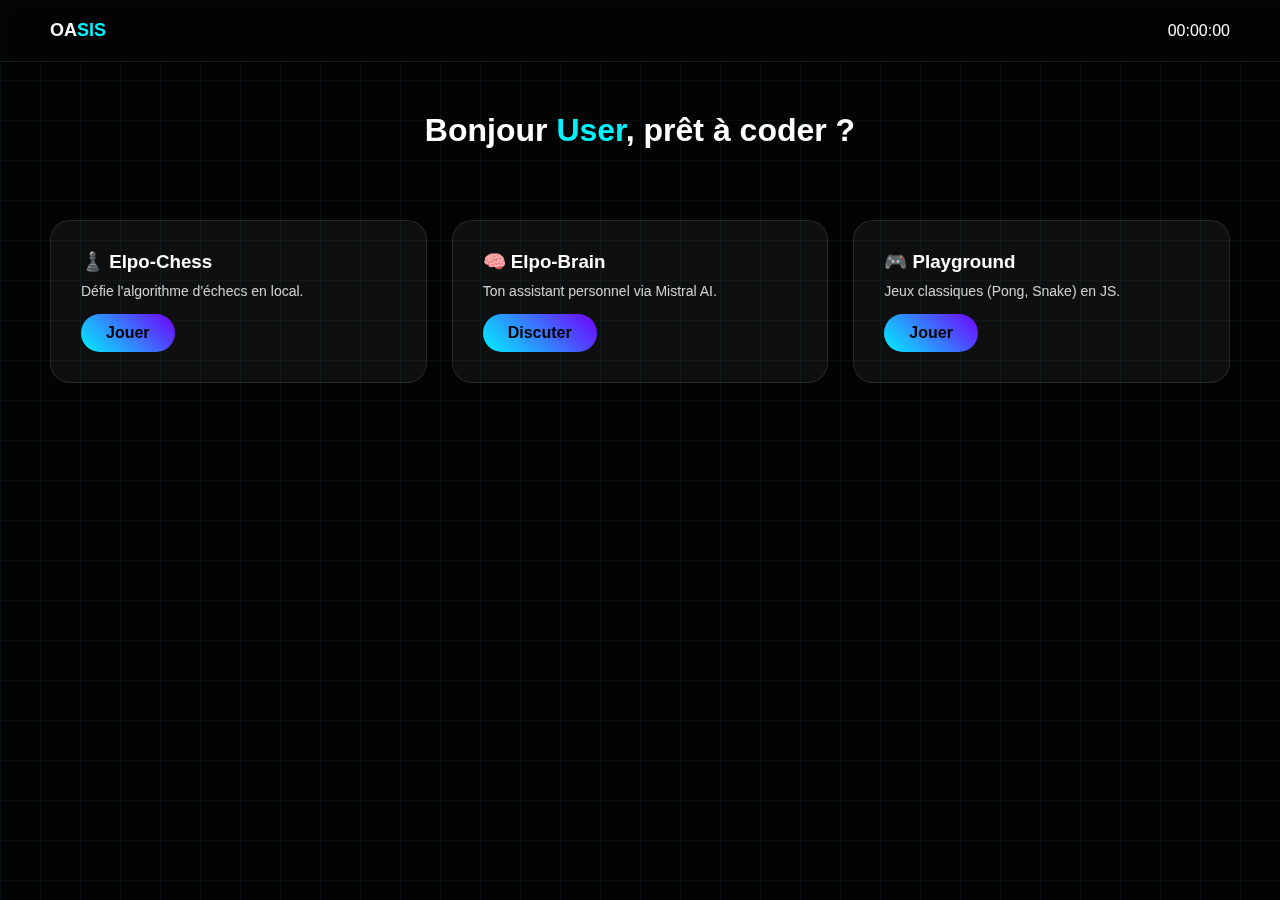
<file: index.html>
<!DOCTYPE html>
<html lang="fr">
<head>
    <meta charset="UTF-8">
    <title>ElpoSphere | Elior Pons</title>
    <link rel="stylesheet" href="style.css">
</head>
<body>
    <div class="grid-background"></div>
    <nav>
        <div class="logo" style="font-weight: bold;">OA<span style="color:var(--primary)">SIS</span></div>
        <div id="clock">00:00:00</div>
    </nav>
    <header style="text-align: center; padding-top: 50px;">
        <h1>Bonjour <span style="color:var(--primary)">User</span>, prêt à coder ?</h1>
    </header>
    <main class="container">
        <a href="chess.html" class="card link-card">
            <h3>♟️ Elpo-Chess</h3>
            <p>Défie l'algorithme d'échecs en local.</p>
            <span class="btn-elpo">Jouer</span>
        </a>
        <a href="brain.html" class="card">
            <h3>🧠 Elpo-Brain</h3>
            <p>Ton assistant personnel via Mistral AI.</p>
            <div class="btn-elpo">Discuter</div>
        </a>
        <a href="playground.html" class="card">
            <h3>🎮 Playground</h3>
            <p>Jeux classiques (Pong, Snake) en JS.</p>
            <div class="btn-elpo">Jouer</div>
        </a>
    </main>
    <script src="script.js"></script>
</body>
</html>
</file>
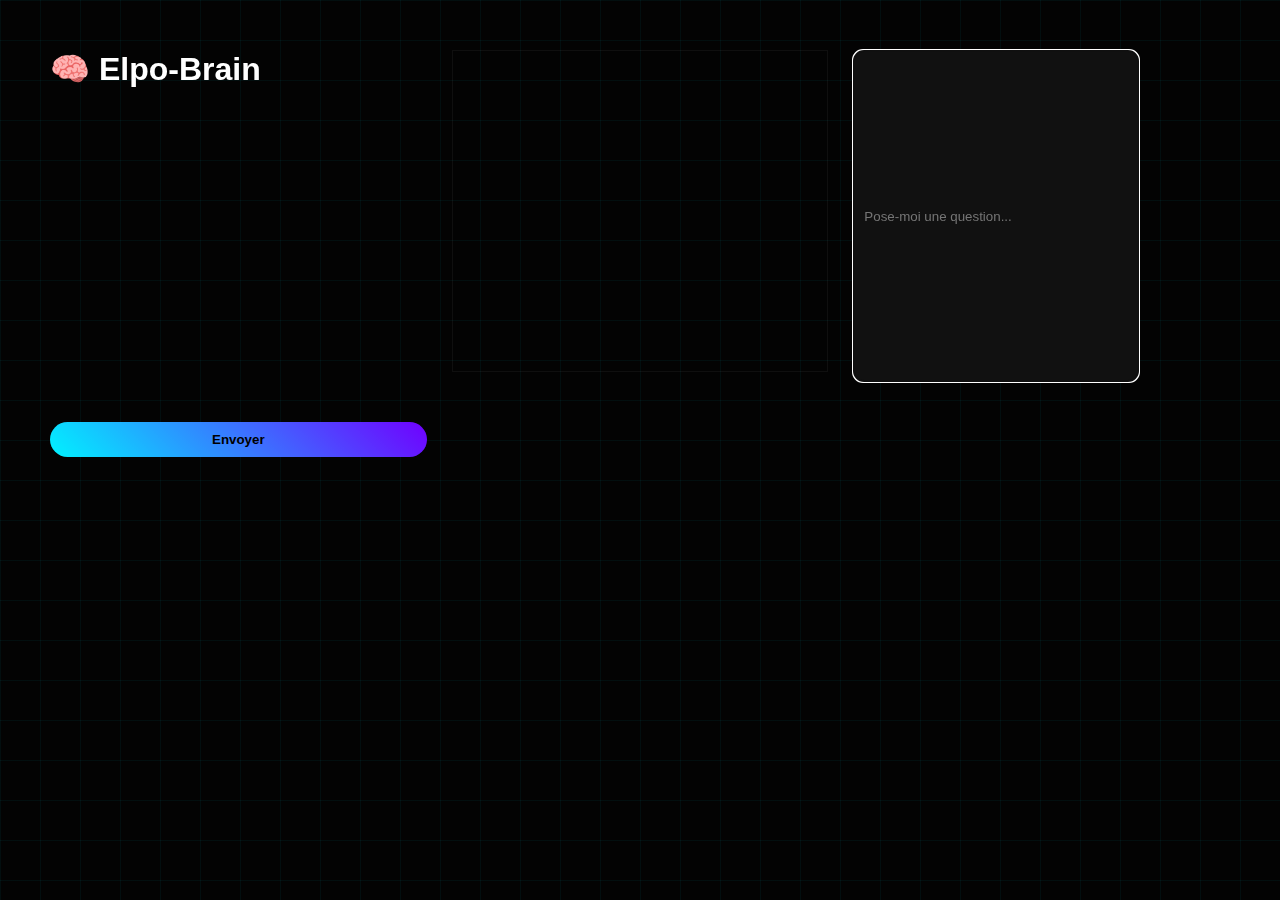
<file: brain.html>
<!DOCTYPE html>
<html lang="fr">
<head>
    <meta charset="UTF-8">
    <title>Elpo-Brain | IA</title>
    <link rel="stylesheet" href="style.css">
    <style>
        #chat { height: 300px; overflow-y: auto; border: 1px solid var(--glass); padding: 10px; margin-bottom: 10px; }
        input { width: 70%; padding: 10px; background: #111; color: white; border: 1px solid var(--primary); }
    </style>
</head>
<body>
    <div class="grid-background"></div>
    <div class="container">
        <h1>🧠 Elpo-Brain</h1>
        <div id="chat"></div>
        <input type="text" id="user-input" placeholder="Pose-moi une question...">
        <button class="btn-elpo" onclick="askMistral()">Envoyer</button>
    </div>
    <script src="brain.js"></script>
</body>
</html>
</file>
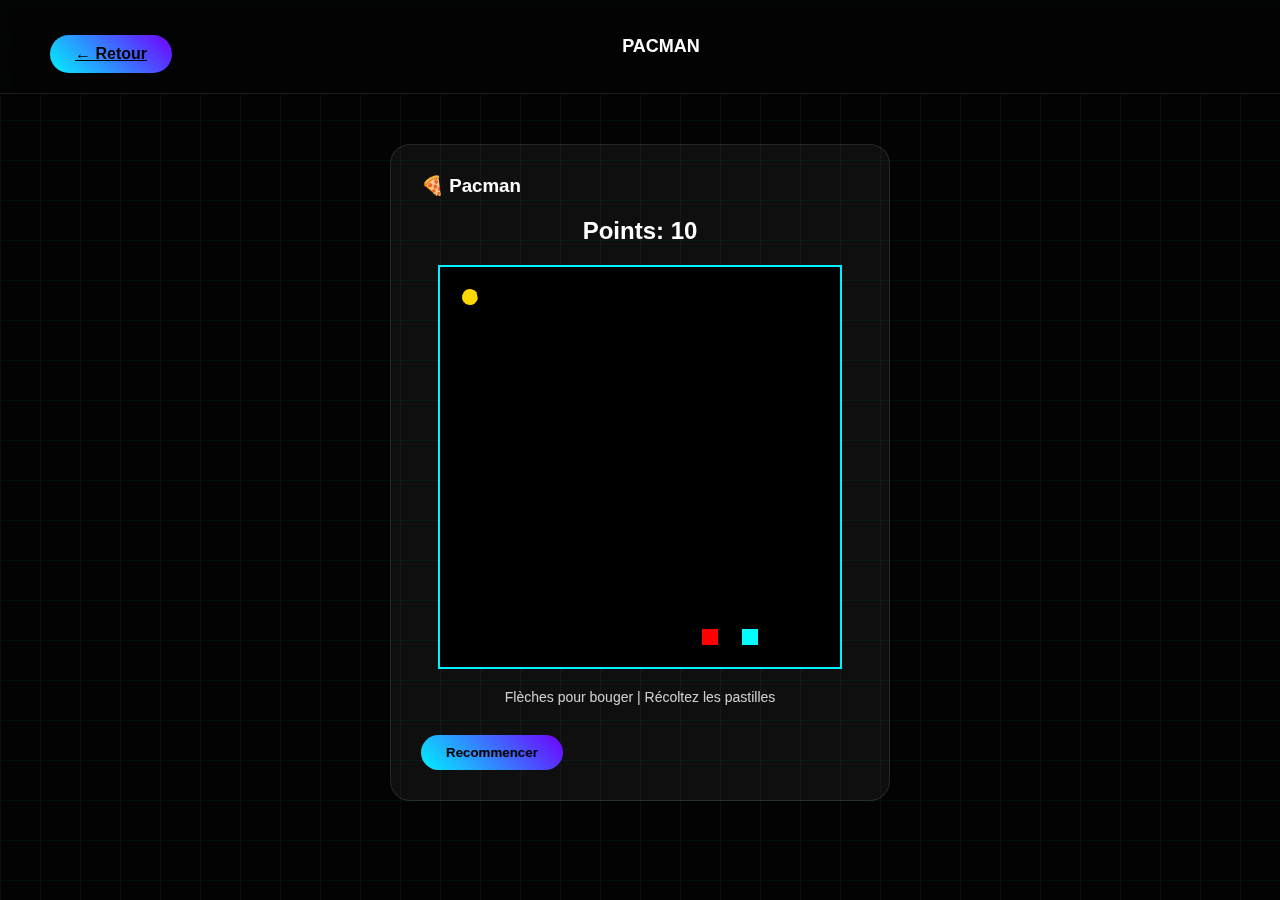
<file: pacman.html>
<!DOCTYPE html>
<html lang="fr">
<head>
    <meta charset="UTF-8">
    <meta name="viewport" content="width=device-width, initial-scale=1.0">
    <title>Pacman | ElpoSphere</title>
    <link rel="stylesheet" href="style.css">
    <style>
        #pacmanCanvas { display: block; margin: 20px auto; border: 2px solid var(--primary); background: #000; }
        .score { text-align: center; font-weight: bold; font-size: 24px; margin: 20px 0; }
    </style>
</head>
<body>
    <div class="grid-background"></div>
    <nav>
        <a href="index.html" class="btn-elpo">← Retour</a>
        <div class="logo">PACMAN</div>
        <div style="width: 80px;"></div>
    </nav>
    <main class="container" style="max-width: 500px;">
        <div class="card">
            <h3>🍕 Pacman</h3>
            <div class="score">Points: <span id="pacmanScore">0</span></div>
            <canvas id="pacmanCanvas" width="400" height="400"></canvas>
            <p style="text-align: center; margin: 15px 0;">Flèches pour bouger | Récoltez les pastilles</p>
            <button class="btn-elpo" onclick="resetPacman()">Recommencer</button>
        </div>
    </main>
    <script src="pacman.js"></script>
</body>
</html>
</file>
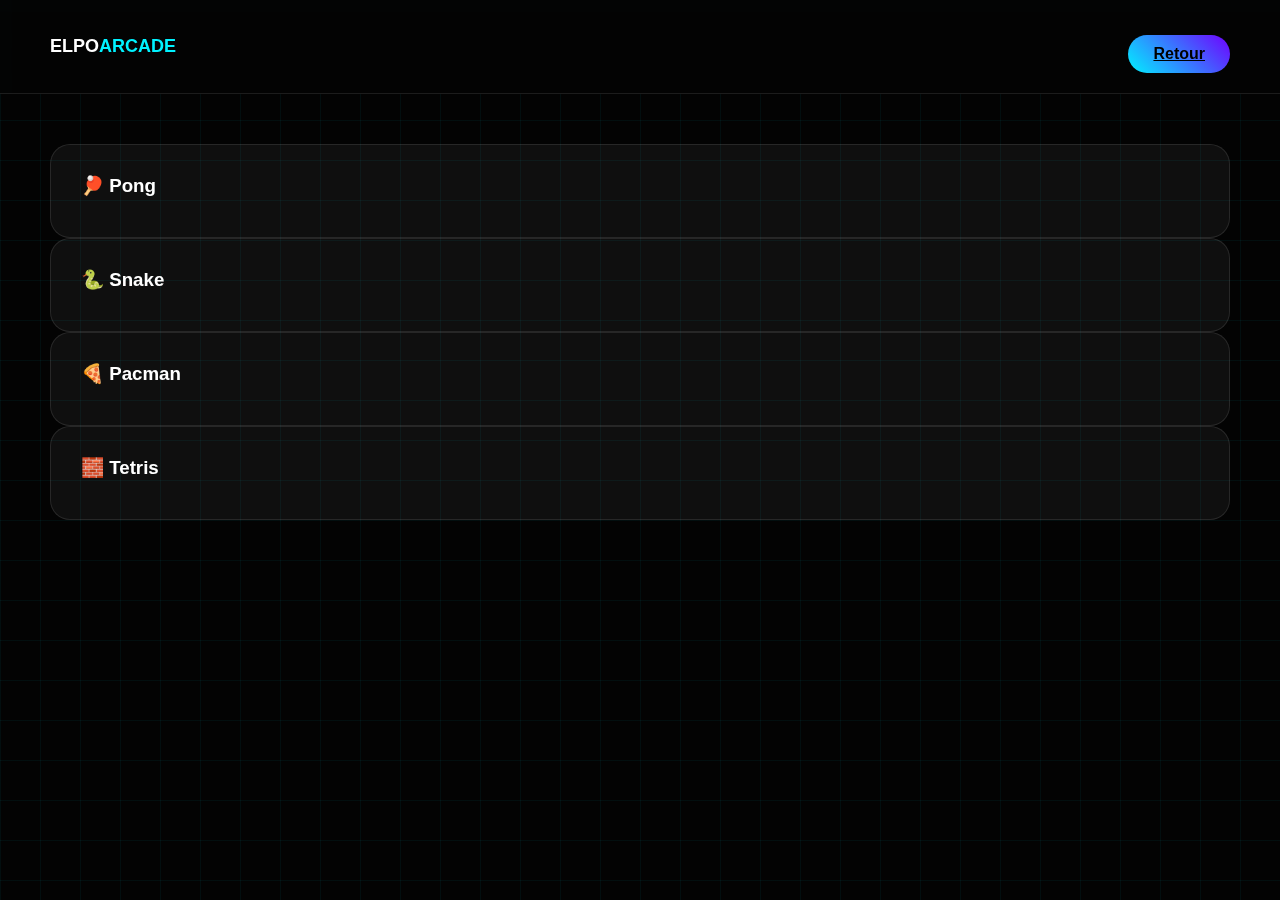
<file: playground.html>
<!DOCTYPE html>
<html lang="fr">
<head>
    <meta charset="UTF-8">
    <title>Arcade | ElpoSphere</title>
    <link rel="stylesheet" href="style.css">
</head>
<body>
    <div class="grid-background"></div>
    <nav>
        <div class="logo">ELPO<span>ARCADE</span></div>
        <a href="index.html" class="btn-elpo">Retour</a>
    </nav>
    <main class="container">
    <div class="card-grid">
        <div class="card" onclick="loadGame('pong')"><h3>🏓 Pong</h3></div>
        <div class="card" onclick="loadGame('snake')"><h3>🐍 Snake</h3></div>
        <div class="card" onclick="loadGame('pacman')"><h3>🍕 Pacman</h3></div>
        <div class="card" onclick="loadGame('tetris')"><h3>🧱 Tetris</h3></div>
    </div>
    
    <div id="game-container" style="display:none; margin-top:30px;">
        <canvas id="canvas" width="400" height="400"></canvas>
        <br>
        <button class="btn-elpo" onclick="closeGame()">Fermer le jeu</button>
    </div>
</main>
    </body>
</html>
</file>
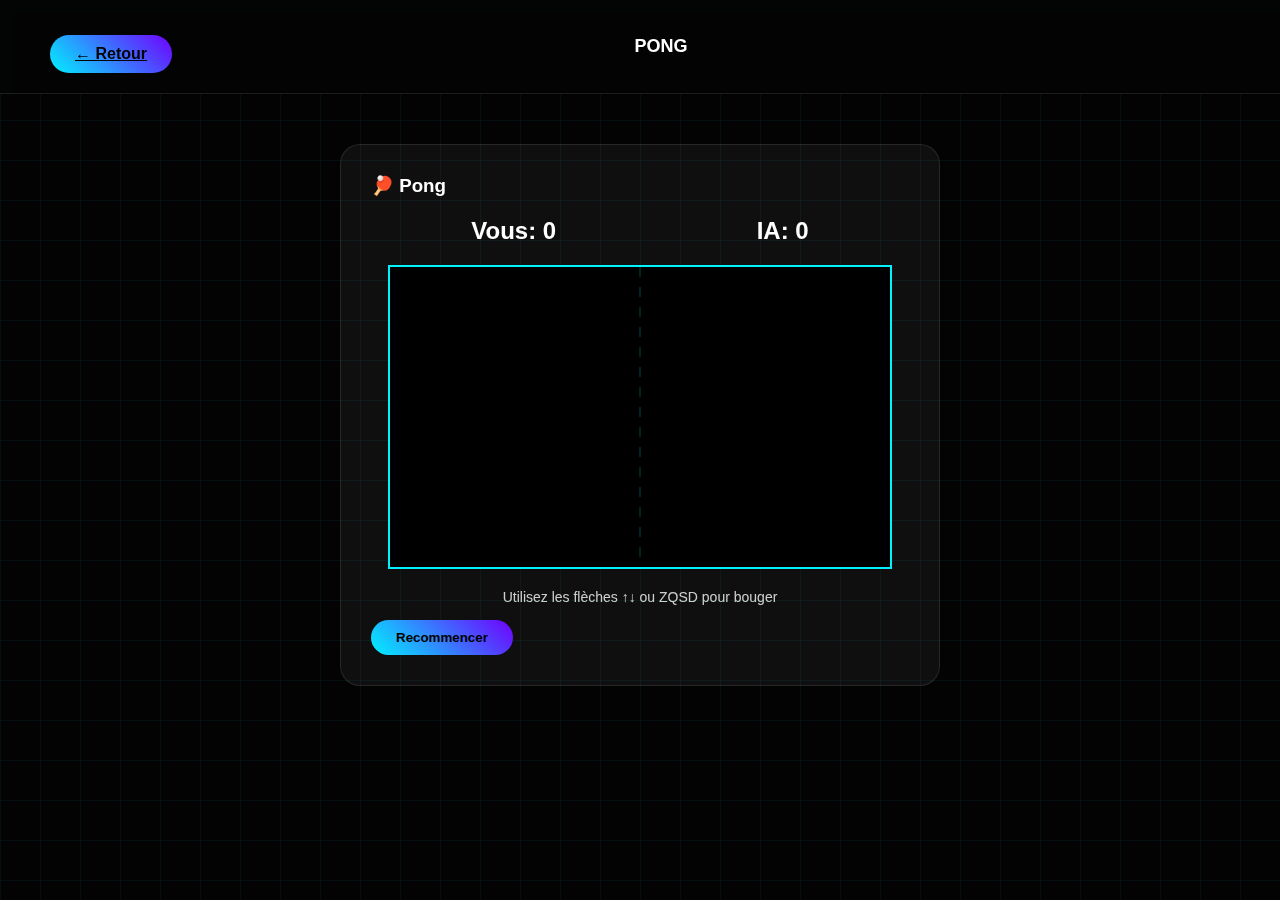
<file: pong.html>
<!DOCTYPE html>
<html lang="fr">
<head>
    <meta charset="UTF-8">
    <meta name="viewport" content="width=device-width, initial-scale=1.0">
    <title>Pong | ElpoSphere</title>
    <link rel="stylesheet" href="style.css">
    <style>
        #pongCanvas { display: block; margin: 20px auto; border: 2px solid var(--primary); background: #000; }
        .game-info { text-align: center; margin: 20px 0; font-size: 18px; }
        .score { display: flex; justify-content: space-around; margin: 20px 0; font-weight: bold; font-size: 24px; }
    </style>
</head>
<body>
    <div class="grid-background"></div>
    <nav>
        <a href="index.html" class="btn-elpo">← Retour</a>
        <div class="logo">PONG</div>
        <div style="width: 80px;"></div>
    </nav>
    <main class="container" style="max-width: 600px;">
        <div class="card">
            <h3>🏓 Pong</h3>
            <div class="score">
                <div>Vous: <span id="playerScore">0</span></div>
                <div>IA: <span id="aiScore">0</span></div>
            </div>
            <canvas id="pongCanvas" width="500" height="300"></canvas>
            <p class="game-info">Utilisez les flèches ↑↓ ou ZQSD pour bouger</p>
            <button class="btn-elpo" onclick="resetPong()">Recommencer</button>
        </div>
    </main>
    <script src="pong.js"></script>
</body>
</html>
</file>
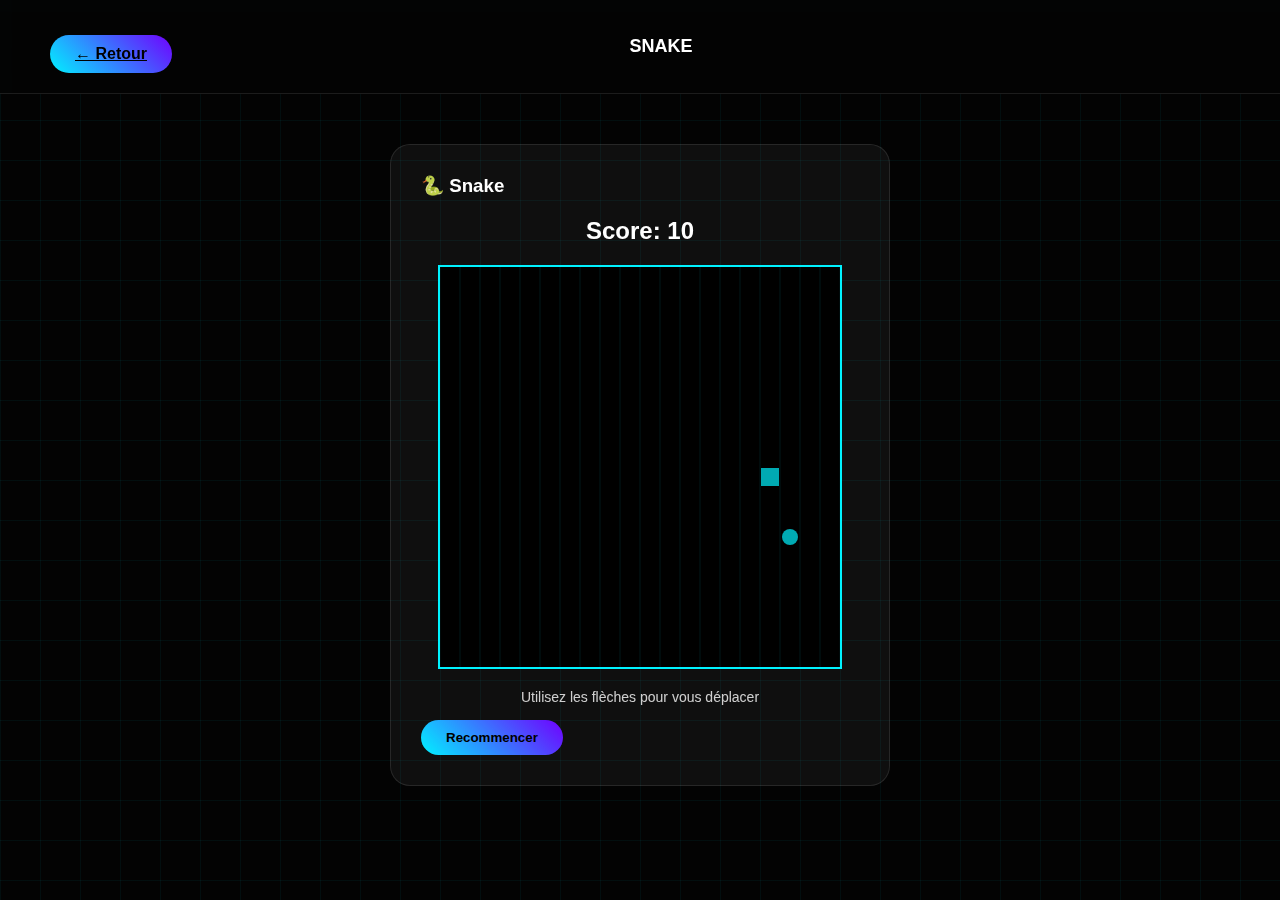
<file: snake.html>
<!DOCTYPE html>
<html lang="fr">
<head>
    <meta charset="UTF-8">
    <meta name="viewport" content="width=device-width, initial-scale=1.0">
    <title>Snake | ElpoSphere</title>
    <link rel="stylesheet" href="style.css">
    <style>
        #snakeCanvas { display: block; margin: 20px auto; border: 2px solid var(--primary); background: #000; }
        .game-info { text-align: center; margin: 20px 0; font-size: 18px; }
        .score { text-align: center; font-weight: bold; font-size: 24px; margin: 20px 0; }
    </style>
</head>
<body>
    <div class="grid-background"></div>
    <nav>
        <a href="index.html" class="btn-elpo">← Retour</a>
        <div class="logo">SNAKE</div>
        <div style="width: 80px;"></div>
    </nav>
    <main class="container" style="max-width: 500px;">
        <div class="card">
            <h3>🐍 Snake</h3>
            <div class="score">Score: <span id="snakeScore">0</span></div>
            <canvas id="snakeCanvas" width="400" height="400"></canvas>
            <p class="game-info">Utilisez les flèches pour vous déplacer</p>
            <button class="btn-elpo" onclick="resetSnake()">Recommencer</button>
        </div>
    </main>
    <script src="snake.js"></script>
</body>
</html>
</file>
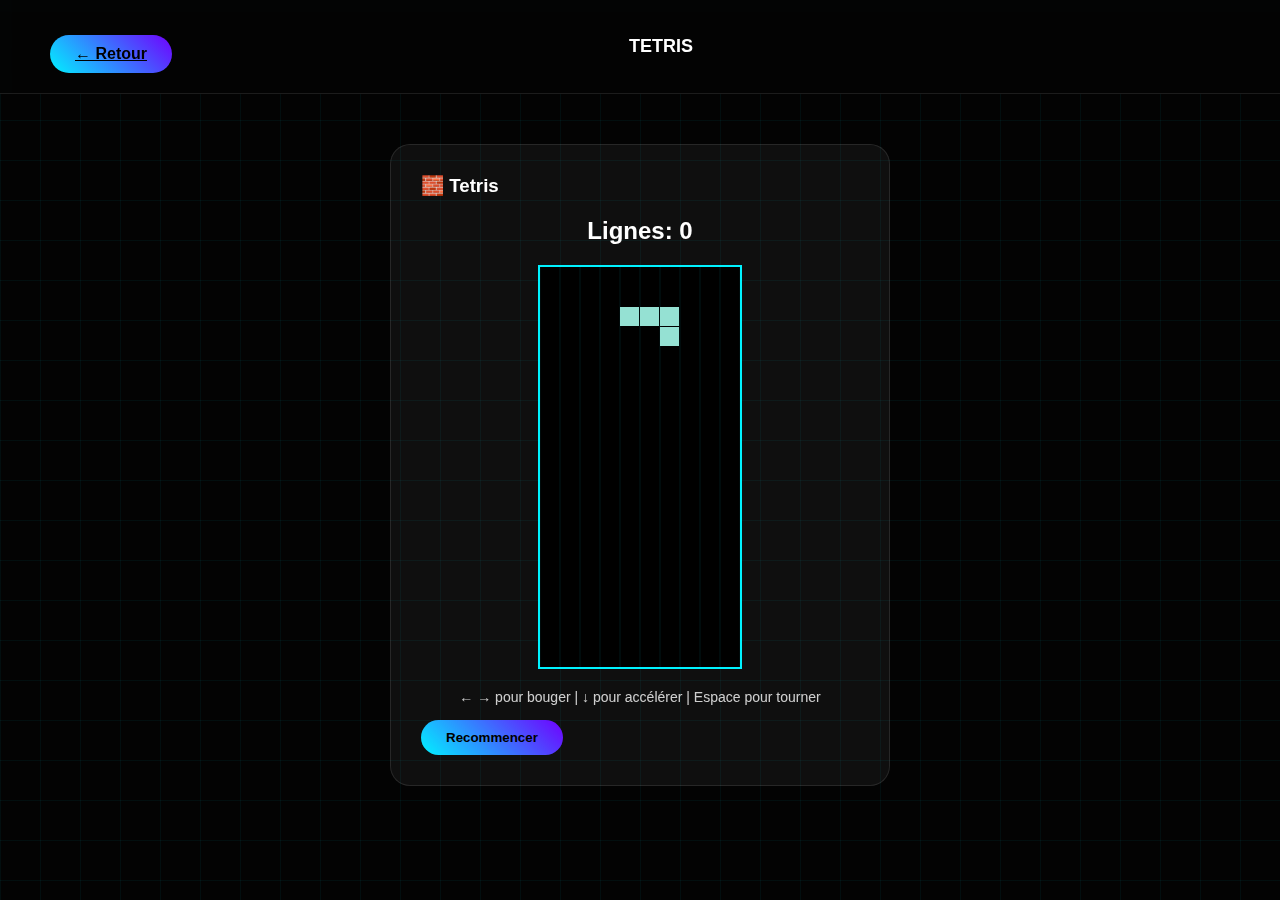
<file: tetris.html>
<!DOCTYPE html>
<html lang="fr">
<head>
    <meta charset="UTF-8">
    <title>Tetris | ElpoSphere</title>
    <link rel="stylesheet" href="style.css">
    <style>
        #tetrisCanvas { display: block; margin: 20px auto; border: 2px solid var(--primary); background: #000; }
        .game-info { text-align: center; margin: 20px 0; }
        .score { text-align: center; font-weight: bold; font-size: 24px; margin: 20px 0; }
    </style>
</head>
<body>
    <div class="grid-background"></div>
    <nav>
        <a href="index.html" class="btn-elpo">← Retour</a>
        <div class="logo">TETRIS</div>
        <div style="width: 80px;"></div>
    </nav>
    <main class="container" style="max-width: 500px;">
        <div class="card">
            <h3>🧱 Tetris</h3>
            <div class="score">Lignes: <span id="tetrisScore">0</span></div>
            <canvas id="tetrisCanvas" width="200" height="400"></canvas>
            <p class="game-info">← → pour bouger | ↓ pour accélérer | Espace pour tourner</p>
            <button class="btn-elpo" onclick="resetTetris()">Recommencer</button>
        </div>
    </main>
    <script src="tetris.js"></script>
</body>
</html>
</file>
<file: style.css>
:root {
    --primary: #00f2ff;
    --accent: #7000ff;
    --bg: #030303;
    --glass: rgba(255, 255, 255, 0.05);
}

body {
    background-color: var(--bg);
    color: white;
    font-family: 'Inter', sans-serif;
    margin: 0;
    overflow-x: hidden;
}

.grid-background {
    position: fixed;
    top: 0; left: 0; width: 100%; height: 100%;
    background-image: linear-gradient(rgba(0, 242, 255, 0.05) 1px, transparent 1px),
                      linear-gradient(90deg, rgba(0, 242, 255, 0.05) 1px, transparent 1px);
    background-size: 40px 40px;
    z-index: -1;
    pointer-events: none;
}

nav {
    display: flex;
    justify-content: space-between;
    align-items: center;
    padding: 20px 50px;
    backdrop-filter: blur(10px);
    border-bottom: 1px solid rgba(255, 255, 255, 0.1);
}

.logo {
    font-weight: bold;
    font-size: 18px;
}

.logo span {
    color: var(--primary);
}

.container {
    display: grid;
    grid-template-columns: repeat(auto-fit, minmax(280px, 1fr));
    gap: 25px;
    padding: 50px;
    max-width: 1200px;
    margin: 0 auto;
}

.card {
    background: var(--glass);
    border: 1px solid rgba(255, 255, 255, 0.1);
    border-radius: 20px;
    padding: 30px;
    text-decoration: none;
    color: white;
    transition: 0.4s;
    cursor: pointer;
    display: block;
}

.card:hover {
    border-color: var(--primary);
    transform: translateY(-5px);
    box-shadow: 0 0 20px rgba(0, 242, 255, 0.2);
    background: rgba(255, 255, 255, 0.08);
}

.card h3 {
    margin-top: 0;
    margin-bottom: 10px;
}

.card p {
    margin: 10px 0 0 0;
    font-size: 14px;
    opacity: 0.8;
}

.btn-elpo {
    display: inline-block;
    margin-top: 15px;
    padding: 10px 25px;
    background: linear-gradient(45deg, var(--primary), var(--accent));
    border: none;
    border-radius: 50px;
    color: #000;
    cursor: pointer;
    font-weight: bold;
    transition: 0.3s;
}

.btn-elpo:hover {
    transform: scale(1.05);
    box-shadow: 0 0 15px rgba(0, 242, 255, 0.3);
}

input, textarea {
    border-radius: 10px;
}

h1, h2, h3 {
    margin-top: 0;
}

/* ... existing responsive styles ... */
</file>
